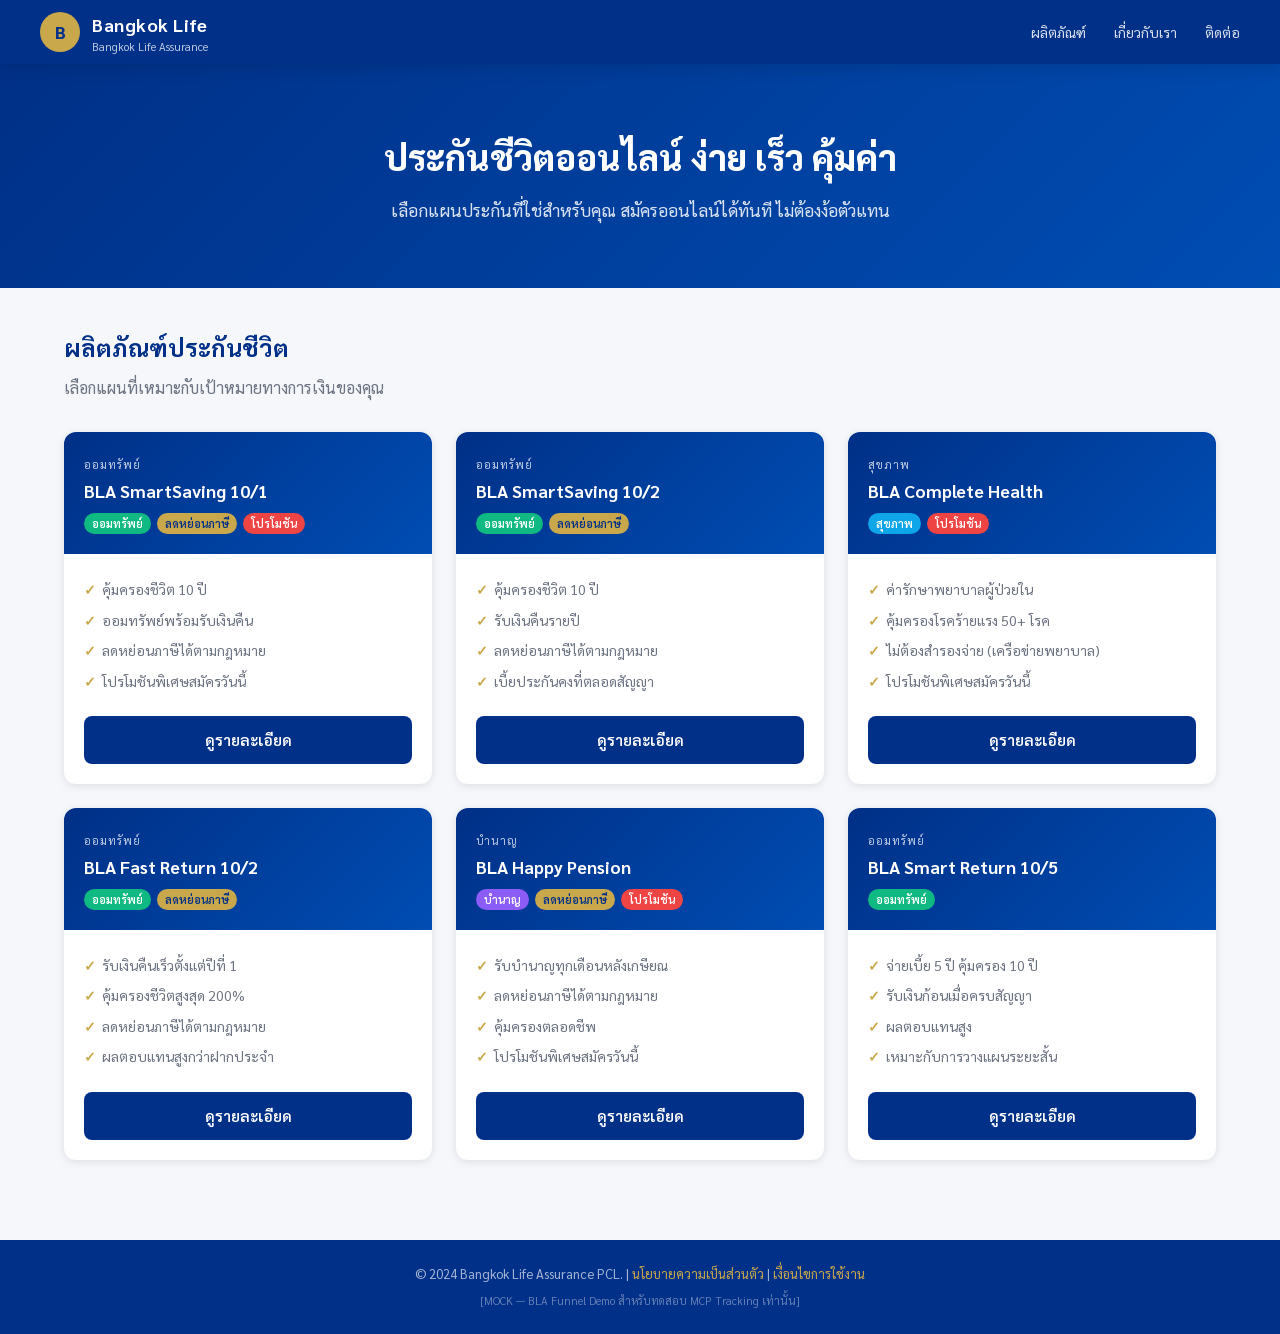
<file: index.html>
<!DOCTYPE html>
<html lang="th">
<head>
  <meta charset="UTF-8">
  <meta name="viewport" content="width=device-width, initial-scale=1.0">
  <title>ประกันชีวิตออนไลน์ — Bangkok Life Assurance</title>
  <link rel="preconnect" href="https://fonts.googleapis.com">
  <link href="https://fonts.googleapis.com/css2?family=Sarabun:wght@400;500;600;700;800&display=swap" rel="stylesheet">
  <link rel="stylesheet" href="assets/styles.css">
  <script>
    // ─── DataLayer: set BEFORE beacon loads ───────────────────────────────────
    window.blaDataLayer = {
      page: { type: "home", locale: "th" }
    };
  </script>
  <script>
  (function() {
    var id = sessionStorage.getItem("bla_anon_id");
    if (!id) {
      id = "anon_" + Math.random().toString(36).substr(2, 9) + "_" + Date.now();
      sessionStorage.setItem("bla_anon_id", id);
    }
    window._blaAnonId = id;
    window.Evergage = window.Evergage || {};
    window.Evergage.userId = id;
    window.Evergage.userAttribute = { customerId: id };
    window.SalesforceInteractions = window.SalesforceInteractions || {};
    window.SalesforceInteractions.userId = id;
  })();
  </script>
  <script type="text/javascript" src="//cdn.evgnet.com/beacon/k5568l55556r3k93qn3n3n3x091553686/engage/scripts/evergage.min.js"></script>
  <!-- <script src="https://YOUR_BEACON_URL/beacon.js"></script> -->
</head>
<body>

<header class="site-header">
  <div class="header-inner">
    <a class="logo" href="index.html">
      <div class="logo-mark">B</div>
      <div>
        <span class="logo-text">Bangkok Life</span>
        <span class="logo-sub">Bangkok Life Assurance</span>
      </div>
    </a>
    <nav>
      <a href="index.html">ผลิตภัณฑ์</a>
      <a href="#">เกี่ยวกับเรา</a>
      <a href="#">ติดต่อ</a>
    </nav>
  </div>
</header>

<section class="hero">
  <div class="container">
    <h1>ประกันชีวิตออนไลน์ ง่าย เร็ว คุ้มค่า</h1>
    <p>เลือกแผนประกันที่ใช่สำหรับคุณ สมัครออนไลน์ได้ทันที ไม่ต้องง้อตัวแทน</p>
  </div>
</section>

<!-- MCP content zone: home_hero -->
<div id="mcp-home_hero" data-mcp-zone="home_hero"></div>

<main class="page-content">
  <div class="container">
    <h2 class="section-title">ผลิตภัณฑ์ประกันชีวิต</h2>
    <p class="section-sub">เลือกแผนที่เหมาะกับเป้าหมายทางการเงินของคุณ</p>

    <div class="products-grid" id="products-grid">
      <!-- Cards rendered by JS below -->
    </div>
  </div>
</main>

<div id="global_slide_in"></div>
<footer class="site-footer">
  <p>© 2024 Bangkok Life Assurance PCL. | <a href="#">นโยบายความเป็นส่วนตัว</a> | <a href="#">เงื่อนไขการใช้งาน</a></p>
  <p class="mt-8" style="font-size:11px;opacity:0.6;">[MOCK — BLA Funnel Demo สำหรับทดสอบ MCP Tracking เท่านั้น]</p>
</footer>

<script src="assets/datalayer.js"></script>
<script>
  var CATALOG = [
    {
      code: "smartsaving101",
      name: "BLA SmartSaving 10/1",
      category: "savings",
      taxDeductible: true,
      hasPromo: true,
      highlights: ["คุ้มครองชีวิต 10 ปี", "ออมทรัพย์พร้อมรับเงินคืน", "ลดหย่อนภาษีได้ตามกฎหมาย", "โปรโมชันพิเศษสมัครวันนี้"]
    },
    {
      code: "smartsaving102",
      name: "BLA SmartSaving 10/2",
      category: "savings",
      taxDeductible: true,
      hasPromo: false,
      highlights: ["คุ้มครองชีวิต 10 ปี", "รับเงินคืนรายปี", "ลดหย่อนภาษีได้ตามกฎหมาย", "เบี้ยประกันคงที่ตลอดสัญญา"]
    },
    {
      code: "completehealth",
      name: "BLA Complete Health",
      category: "health",
      taxDeductible: false,
      hasPromo: true,
      highlights: ["ค่ารักษาพยาบาลผู้ป่วยใน", "คุ้มครองโรคร้ายแรง 50+ โรค", "ไม่ต้องสำรองจ่าย (เครือข่ายพยาบาล)", "โปรโมชันพิเศษสมัครวันนี้"]
    },
    {
      code: "fastreturn102",
      name: "BLA Fast Return 10/2",
      category: "savings",
      taxDeductible: true,
      hasPromo: false,
      highlights: ["รับเงินคืนเร็วตั้งแต่ปีที่ 1", "คุ้มครองชีวิตสูงสุด 200%", "ลดหย่อนภาษีได้ตามกฎหมาย", "ผลตอบแทนสูงกว่าฝากประจำ"]
    },
    {
      code: "happypension",
      name: "BLA Happy Pension",
      category: "pension",
      taxDeductible: true,
      hasPromo: true,
      highlights: ["รับบำนาญทุกเดือนหลังเกษียณ", "ลดหย่อนภาษีได้ตามกฎหมาย", "คุ้มครองตลอดชีพ", "โปรโมชันพิเศษสมัครวันนี้"]
    },
    {
      code: "smartreturn105",
      name: "BLA Smart Return 10/5",
      category: "savings",
      taxDeductible: false,
      hasPromo: false,
      highlights: ["จ่ายเบี้ย 5 ปี คุ้มครอง 10 ปี", "รับเงินก้อนเมื่อครบสัญญา", "ผลตอบแทนสูง", "เหมาะกับการวางแผนระยะสั้น"]
    }
  ];

  var categoryLabel = { savings: "ออมทรัพย์", health: "สุขภาพ", pension: "บำนาญ" };
  var categoryBadgeClass = { savings: "badge-savings", health: "badge-health", pension: "badge-pension" };

  var grid = document.getElementById("products-grid");
  CATALOG.forEach(function(p) {
    var badgesHtml = '<div class="card-badges">'
      + '<span class="badge ' + (categoryBadgeClass[p.category] || "badge-savings") + '">' + (categoryLabel[p.category] || p.category) + '</span>'
      + (p.taxDeductible ? '<span class="badge badge-tax">ลดหย่อนภาษี</span>' : '')
      + (p.hasPromo      ? '<span class="badge badge-promo">โปรโมชัน</span>'   : '')
      + '</div>';

    var hiHtml = p.highlights.map(function(h){ return '<li>' + h + '</li>'; }).join('');

    grid.innerHTML += '<div class="product-card">'
      + '<div class="card-header">'
      + '<div class="card-category">' + (categoryLabel[p.category] || p.category) + '</div>'
      + '<div class="card-title">' + p.name + '</div>'
      + badgesHtml
      + '</div>'
      + '<div class="card-body">'
      + '<ul class="card-highlights">' + hiHtml + '</ul>'
      + '<a class="btn btn-primary" href="product.html?code=' + p.code + '">ดูรายละเอียด</a>'
      + '</div>'
      + '</div>';
  });
</script>

</body>
</html>
</file>
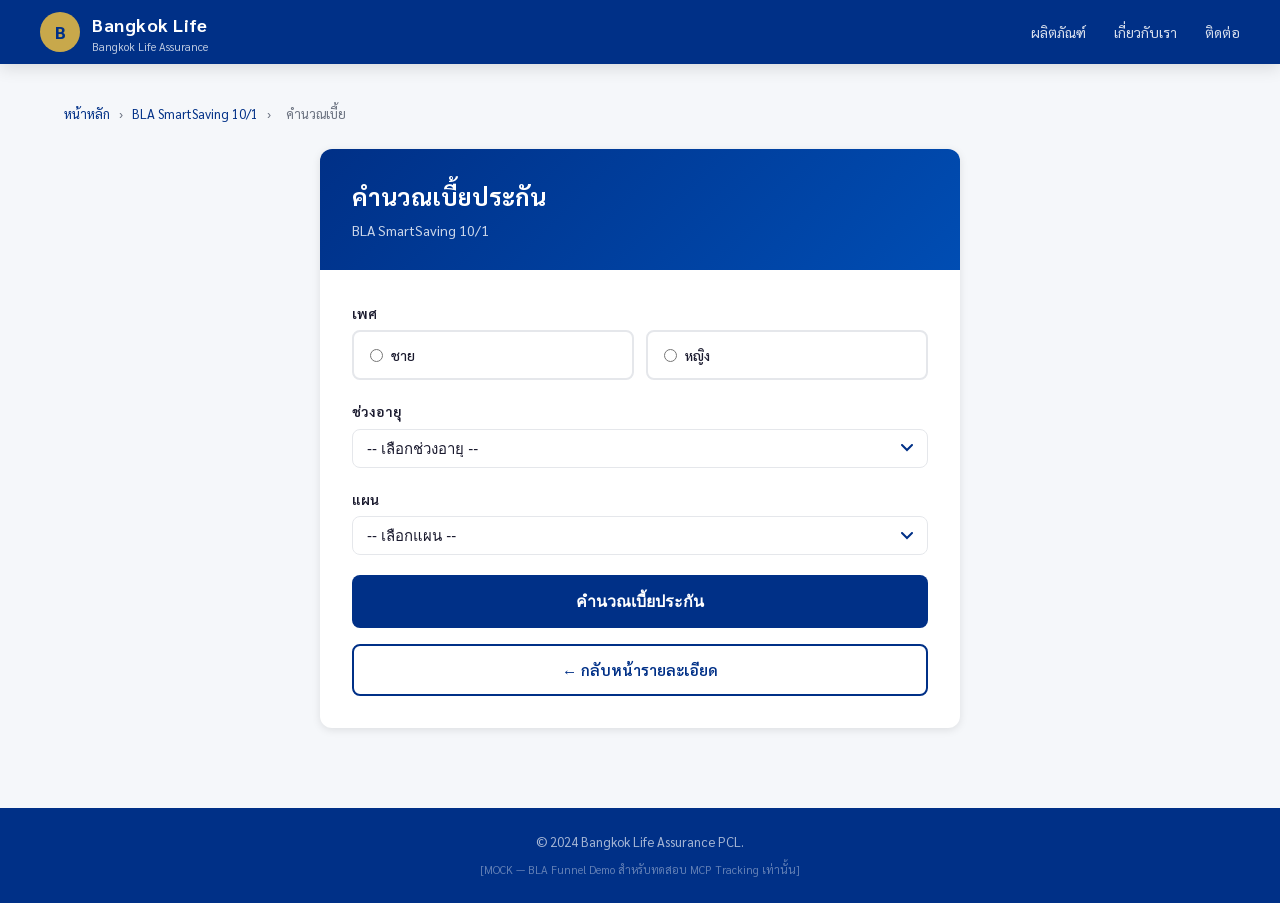
<file: calculator.html>
<!DOCTYPE html>
<html lang="th">
<head>
  <meta charset="UTF-8">
  <meta name="viewport" content="width=device-width, initial-scale=1.0">
  <title>คำนวณเบี้ยประกัน — Bangkok Life Assurance</title>
  <link rel="preconnect" href="https://fonts.googleapis.com">
  <link href="https://fonts.googleapis.com/css2?family=Sarabun:wght@400;500;600;700;800&display=swap" rel="stylesheet">
  <link rel="stylesheet" href="assets/styles.css">
  <script>
    // ─── DataLayer: set BEFORE beacon loads ───────────────────────────────────
    (function() {
      var params = new URLSearchParams(location.search);
      var code   = params.get("code") || "smartsaving101";
      var CATALOG = {
        smartsaving101: { name: "BLA SmartSaving 10/1",  category: "savings" },
        smartsaving102: { name: "BLA SmartSaving 10/2",  category: "savings" },
        completehealth: { name: "BLA Complete Health",    category: "health"  },
        fastreturn102:  { name: "BLA Fast Return 10/2",   category: "savings" },
        happypension:   { name: "BLA Happy Pension",      category: "pension" },
        smartreturn105: { name: "BLA Smart Return 10/5",  category: "savings" }
      };
      var p = CATALOG[code] || CATALOG["smartsaving101"];
      window.blaDataLayer = {
        page:    { type: "calculator", locale: "th" },
        product: { code: code, name: p.name, category: p.category, taxDeductible: true, hasPromo: false },
        calc:    { gender: "", ageBand: "", premiumBand: "" }
      };
    })();
  </script>
  <script>
  (function() {
    var id = sessionStorage.getItem("bla_anon_id");
    if (!id) {
      id = "anon_" + Math.random().toString(36).substr(2, 9) + "_" + Date.now();
      sessionStorage.setItem("bla_anon_id", id);
    }
    window._blaAnonId = id;
    window.Evergage = window.Evergage || {};
    window.Evergage.userId = id;
    window.Evergage.userAttribute = { customerId: id };
    window.SalesforceInteractions = window.SalesforceInteractions || {};
    window.SalesforceInteractions.userId = id;
  })();
  </script>
  <script type="text/javascript" src="//cdn.evgnet.com/beacon/k5568l55556r3k93qn3n3n3x091553686/engage/scripts/evergage.min.js"></script>
  <!-- <script src="https://YOUR_BEACON_URL/beacon.js"></script> -->
</head>
<body>

<header class="site-header">
  <div class="header-inner">
    <a class="logo" href="index.html">
      <div class="logo-mark">B</div>
      <div>
        <span class="logo-text">Bangkok Life</span>
        <span class="logo-sub">Bangkok Life Assurance</span>
      </div>
    </a>
    <nav>
      <a href="index.html">ผลิตภัณฑ์</a>
      <a href="#">เกี่ยวกับเรา</a>
      <a href="#">ติดต่อ</a>
    </nav>
  </div>
</header>

<!-- MCP content zone: calculator_nudge -->
<div id="mcp-calculator_nudge" data-mcp-zone="calculator_nudge"></div>

<main class="page-content">
  <div class="container">
    <div class="breadcrumb">
      <a href="index.html">หน้าหลัก</a>
      <span>›</span>
      <a href="#" id="bc-product">ผลิตภัณฑ์</a>
      <span>›</span>
      <span>คำนวณเบี้ย</span>
    </div>

    <div class="calc-card">
      <div class="calc-header">
        <h1>คำนวณเบี้ยประกัน</h1>
        <p id="calc-product-name" style="opacity:0.8;margin-top:4px;font-size:14px;"></p>
      </div>
      <div class="calc-body">
        <div class="form-group">
          <label class="form-label">เพศ</label>
          <div class="radio-group">
            <div class="radio-option">
              <input type="radio" name="gender" id="gender-male" value="male">
              <label for="gender-male">ชาย</label>
            </div>
            <div class="radio-option">
              <input type="radio" name="gender" id="gender-female" value="female">
              <label for="gender-female">หญิง</label>
            </div>
          </div>
        </div>

        <div class="form-group">
          <label class="form-label" for="age-band">ช่วงอายุ</label>
          <select class="form-control" id="age-band">
            <option value="">-- เลือกช่วงอายุ --</option>
            <option value="20-29">20–29 ปี</option>
            <option value="30-39">30–39 ปี</option>
            <option value="40-49">40–49 ปี</option>
            <option value="50-59">50–59 ปี</option>
          </select>
        </div>

        <div class="form-group">
          <label class="form-label" for="plan">แผน</label>
          <select class="form-control" id="plan">
            <option value="">-- เลือกแผน --</option>
            <option value="basic">แผน Basic (ทุนประกัน 500,000 บาท)</option>
            <option value="standard">แผน Standard (ทุนประกัน 1,000,000 บาท)</option>
            <option value="premium">แผน Premium (ทุนประกัน 2,000,000 บาท)</option>
          </select>
        </div>

        <button class="btn btn-primary btn-lg" id="btn-calculate" style="width:100%;">คำนวณเบี้ยประกัน</button>

        <div class="result-box" id="result-box">
          <div class="result-label">เบี้ยประกันรายปีโดยประมาณ</div>
          <div>
            <span class="result-amount" id="result-amount">0</span>
            <span class="result-unit">บาท / ปี</span>
          </div>
          <p style="font-size:12px;color:var(--text-muted);margin-top:8px;">* ราคานี้เป็นการประมาณการเบื้องต้น ราคาจริงอาจแตกต่างตามเงื่อนไขของบริษัท</p>

          <div style="margin-top:24px;">
            <button class="btn btn-gold btn-lg" id="btn-buy" style="width:100%;">ซื้อออนไลน์ →</button>
          </div>
        </div>

        <div style="margin-top:16px;">
          <a id="back-to-product" href="#" class="btn btn-outline" style="width:100%;text-align:center;">← กลับหน้ารายละเอียด</a>
        </div>
      </div>
    </div>
  </div>
</main>

<footer class="site-footer">
  <p>© 2024 Bangkok Life Assurance PCL.</p>
  <p class="mt-8" style="font-size:11px;opacity:0.6;">[MOCK — BLA Funnel Demo สำหรับทดสอบ MCP Tracking เท่านั้น]</p>
</footer>

<script src="assets/datalayer.js"></script>
<script>
  var params  = new URLSearchParams(location.search);
  var code    = params.get("code") || "smartsaving101";
  var NAMES   = {
    smartsaving101: "BLA SmartSaving 10/1",
    smartsaving102: "BLA SmartSaving 10/2",
    completehealth: "BLA Complete Health",
    fastreturn102:  "BLA Fast Return 10/2",
    happypension:   "BLA Happy Pension",
    smartreturn105: "BLA Smart Return 10/5"
  };
  var productName = NAMES[code] || code;

  document.getElementById("calc-product-name").textContent = productName;
  document.getElementById("back-to-product").href = "product.html?code=" + code;
  document.getElementById("bc-product").textContent = productName;
  document.getElementById("bc-product").href = "product.html?code=" + code;

  // Mock premium table: [gender][ageBand][plan]
  var PREMIUM = {
    male: {
      "20-29": { basic: 12500, standard: 24800, premium: 49500 },
      "30-39": { basic: 15200, standard: 30200, premium: 60200 },
      "40-49": { basic: 19800, standard: 39400, premium: 78500 },
      "50-59": { basic: 28500, standard: 56800, premium: 113400 }
    },
    female: {
      "20-29": { basic: 11200, standard: 22300, premium: 44500 },
      "30-39": { basic: 13600, standard: 27100, premium: 54100 },
      "40-49": { basic: 17500, standard: 34900, premium: 69700 },
      "50-59": { basic: 25100, standard: 50100, premium: 100100 }
    }
  };

  function getPremiumBand(amount) {
    if (amount < 15000) return "low";
    if (amount < 40000) return "mid";
    return "high";
  }

  var calcResult = null;

  document.getElementById("btn-calculate").addEventListener("click", function() {
    var gender  = document.querySelector('input[name="gender"]:checked');
    var ageBand = document.getElementById("age-band").value;
    var plan    = document.getElementById("plan").value;

    if (!gender || !ageBand || !plan) {
      alert("กรุณากรอกข้อมูลให้ครบทุกช่อง");
      return;
    }

    var g       = gender.value;
    var amount  = (PREMIUM[g] && PREMIUM[g][ageBand] && PREMIUM[g][ageBand][plan]) || 20000;
    var band    = getPremiumBand(amount);

    calcResult = { code: code, gender: g, ageBand: ageBand, plan: plan, premium: amount, premiumBand: band };

    // Update dataLayer
    window.blaDataLayer.calc = { gender: g, ageBand: ageBand, premiumBand: band };

    // Fire tracking event
    window.blaTrack.calculate(calcResult);

    // Show result
    document.getElementById("result-amount").textContent = amount.toLocaleString("th-TH");
    document.getElementById("result-box").classList.add("show");
  });

  document.getElementById("btn-buy").addEventListener("click", function() {
    if (!calcResult) return;

    // Get visitor ID from MCP cookie or create mock for demo
    var vid = "MOCK_VID_" + Math.random().toString(36).slice(2, 10);
    try {
      if (typeof SalesforceInteractions !== "undefined" && SalesforceInteractions.getAnonymousId) {
        vid = SalesforceInteractions.getAnonymousId() || vid;
      }
    } catch(e) {}

    var redirectUrl = "smartinsure/form.html?vid=" + encodeURIComponent(vid)
      + "&code=" + encodeURIComponent(calcResult.code)
      + "&premiumBand=" + encodeURIComponent(calcResult.premiumBand)
      + "&plan=" + encodeURIComponent(calcResult.plan)
      + "&premium=" + encodeURIComponent(calcResult.premium);

    // Fire tracking then redirect (blaTrack.buyClick handles the redirect)
    window.blaTrack.buyClick({ code: calcResult.code, plan: calcResult.plan, premium: calcResult.premium, premiumBand: calcResult.premiumBand, redirectUrl: redirectUrl });
  });
</script>

</body>
</html>
</file>
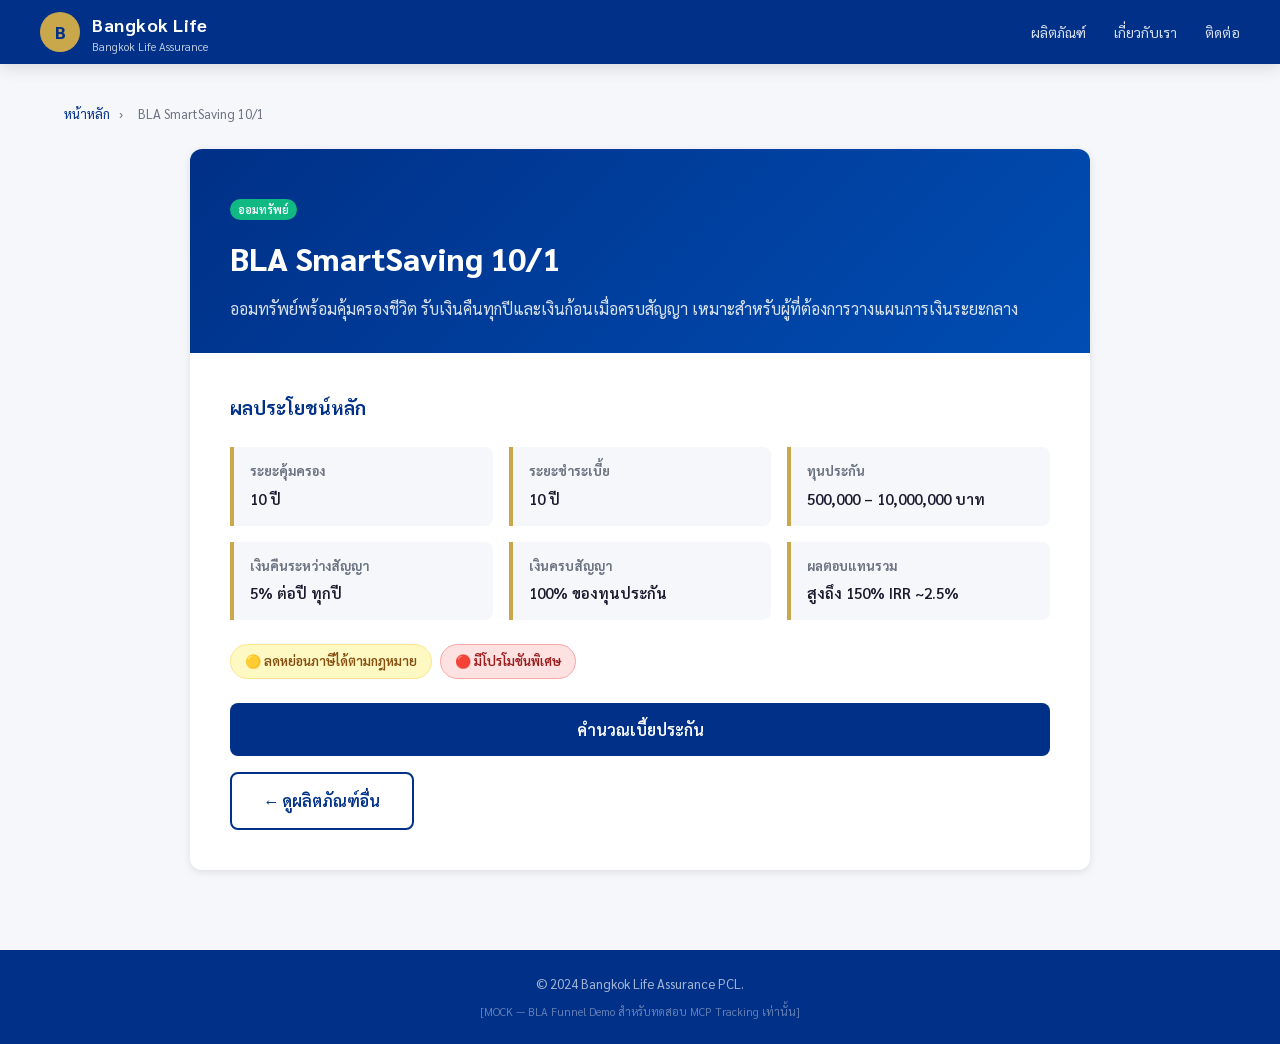
<file: product.html>
<!DOCTYPE html>
<html lang="th">
<head>
  <meta charset="UTF-8">
  <meta name="viewport" content="width=device-width, initial-scale=1.0">
  <title>รายละเอียดผลิตภัณฑ์ — Bangkok Life Assurance</title>
  <link rel="preconnect" href="https://fonts.googleapis.com">
  <link href="https://fonts.googleapis.com/css2?family=Sarabun:wght@400;500;600;700;800&display=swap" rel="stylesheet">
  <link rel="stylesheet" href="assets/styles.css">
  <script>
    // ─── DataLayer: set BEFORE beacon loads ───────────────────────────────────
    (function() {
      var params = new URLSearchParams(location.search);
      var code   = params.get("code") || "smartsaving101";
      var CATALOG = {
        smartsaving101: { name: "BLA SmartSaving 10/1",   category: "savings", taxDeductible: true,  hasPromo: true  },
        smartsaving102: { name: "BLA SmartSaving 10/2",   category: "savings", taxDeductible: true,  hasPromo: false },
        completehealth: { name: "BLA Complete Health",     category: "health",  taxDeductible: false, hasPromo: true  },
        fastreturn102:  { name: "BLA Fast Return 10/2",    category: "savings", taxDeductible: true,  hasPromo: false },
        happypension:   { name: "BLA Happy Pension",       category: "pension", taxDeductible: true,  hasPromo: true  },
        smartreturn105: { name: "BLA Smart Return 10/5",   category: "savings", taxDeductible: false, hasPromo: false }
      };
      var p = CATALOG[code] || CATALOG["smartsaving101"];
      window.blaDataLayer = {
        page:    { type: "product-detail", locale: "th" },
        product: { code: code, name: p.name, category: p.category, taxDeductible: p.taxDeductible, hasPromo: p.hasPromo }
      };
    })();
  </script>
  <script>
  (function() {
    var id = sessionStorage.getItem("bla_anon_id");
    if (!id) {
      id = "anon_" + Math.random().toString(36).substr(2, 9) + "_" + Date.now();
      sessionStorage.setItem("bla_anon_id", id);
    }
    window._blaAnonId = id;
    window.Evergage = window.Evergage || {};
    window.Evergage.userId = id;
    window.Evergage.userAttribute = { customerId: id };
    window.SalesforceInteractions = window.SalesforceInteractions || {};
    window.SalesforceInteractions.userId = id;
  })();
  </script>
  <script type="text/javascript" src="//cdn.evgnet.com/beacon/k5568l55556r3k93qn3n3n3x091553686/engage/scripts/evergage.min.js"></script>
  <!-- <script src="https://YOUR_BEACON_URL/beacon.js"></script> -->
</head>
<body>

<header class="site-header">
  <div class="header-inner">
    <a class="logo" href="index.html">
      <div class="logo-mark">B</div>
      <div>
        <span class="logo-text">Bangkok Life</span>
        <span class="logo-sub">Bangkok Life Assurance</span>
      </div>
    </a>
    <nav>
      <a href="index.html">ผลิตภัณฑ์</a>
      <a href="#">เกี่ยวกับเรา</a>
      <a href="#">ติดต่อ</a>
    </nav>
  </div>
</header>

<!-- MCP content zone: product_reco -->
<div id="mcp-product_reco" data-mcp-zone="product_reco"></div>

<main class="page-content">
  <div class="container">
    <div class="breadcrumb">
      <a href="index.html">หน้าหลัก</a>
      <span>›</span>
      <span id="bc-name">รายละเอียดผลิตภัณฑ์</span>
    </div>

    <div class="product-detail-card" id="detail-card">
      <!-- Rendered by JS -->
    </div>
  </div>
</main>

<footer class="site-footer">
  <p>© 2024 Bangkok Life Assurance PCL.</p>
  <p class="mt-8" style="font-size:11px;opacity:0.6;">[MOCK — BLA Funnel Demo สำหรับทดสอบ MCP Tracking เท่านั้น]</p>
</footer>

<script src="assets/datalayer.js"></script>
<script>
  var CATALOG_DETAIL = {
    smartsaving101: {
      name: "BLA SmartSaving 10/1",
      category: "savings",
      taxDeductible: true,
      hasPromo: true,
      benefits: [
        { label: "ระยะคุ้มครอง",     value: "10 ปี" },
        { label: "ระยะชำระเบี้ย",    value: "10 ปี" },
        { label: "ทุนประกัน",         value: "500,000 – 10,000,000 บาท" },
        { label: "เงินคืนระหว่างสัญญา", value: "5% ต่อปี ทุกปี" },
        { label: "เงินครบสัญญา",      value: "100% ของทุนประกัน" },
        { label: "ผลตอบแทนรวม",       value: "สูงถึง 150% IRR ~2.5%" }
      ],
      desc: "ออมทรัพย์พร้อมคุ้มครองชีวิต รับเงินคืนทุกปีและเงินก้อนเมื่อครบสัญญา เหมาะสำหรับผู้ที่ต้องการวางแผนการเงินระยะกลาง"
    },
    smartsaving102: {
      name: "BLA SmartSaving 10/2",
      category: "savings",
      taxDeductible: true,
      hasPromo: false,
      benefits: [
        { label: "ระยะคุ้มครอง",  value: "10 ปี" },
        { label: "ระยะชำระเบี้ย", value: "10 ปี" },
        { label: "ทุนประกัน",      value: "500,000 – 10,000,000 บาท" },
        { label: "เงินคืนระหว่างสัญญา", value: "3% ปี 1-9, 103% ปีที่ 10" },
        { label: "ผลตอบแทนรวม",    value: "130% IRR ~2.0%" }
      ],
      desc: "แผนออมทรัพย์ที่เน้นรับเงินก้อนใหญ่ตอนครบสัญญา เหมาะสำหรับผู้ที่วางแผนเก็บเงินระยะยาว"
    },
    completehealth: {
      name: "BLA Complete Health",
      category: "health",
      taxDeductible: false,
      hasPromo: true,
      benefits: [
        { label: "ค่าห้องผู้ป่วยใน",    value: "สูงสุด 10,000 บาท/คืน" },
        { label: "ค่ารักษาพยาบาล",      value: "สูงสุด 2,000,000 บาท/ปี" },
        { label: "โรคร้ายแรง",           value: "คุ้มครอง 50+ โรค" },
        { label: "ค่าผ่าตัด",            value: "สูงสุด 500,000 บาท" },
        { label: "ICU",                   value: "สูงสุด 20,000 บาท/คืน" }
      ],
      desc: "ประกันสุขภาพครบวงจร ครอบคลุมทั้งผู้ป่วยในและผู้ป่วยนอก พร้อมความคุ้มครองโรคร้ายแรง"
    },
    fastreturn102: {
      name: "BLA Fast Return 10/2",
      category: "savings",
      taxDeductible: true,
      hasPromo: false,
      benefits: [
        { label: "ระยะคุ้มครอง",        value: "10 ปี" },
        { label: "ระยะชำระเบี้ย",       value: "2 ปี" },
        { label: "เงินคืน",              value: "เริ่มรับตั้งแต่ปีที่ 1" },
        { label: "ทุนประกัน",            value: "200% เมื่อเสียชีวิต" },
        { label: "ผลตอบแทนรวม",          value: "130% IRR ~2.3%" }
      ],
      desc: "จ่ายเบี้ยแค่ 2 ปี รับเงินคืนเร็ว เหมาะสำหรับผู้ที่ต้องการสภาพคล่องสูง"
    },
    happypension: {
      name: "BLA Happy Pension",
      category: "pension",
      taxDeductible: true,
      hasPromo: true,
      benefits: [
        { label: "บำนาญรายเดือน",        value: "ตั้งแต่อายุ 55/60 ปี" },
        { label: "คุ้มครองชีวิต",        value: "ตลอดชีพ" },
        { label: "ระยะชำระเบี้ย",        value: "ถึงอายุ 55 ปี" },
        { label: "ลดหย่อนภาษี",          value: "สูงสุด 200,000 บาท/ปี" },
        { label: "รับบำนาญ",             value: "ทุกเดือนจนถึงอายุ 85 ปี" }
      ],
      desc: "วางแผนเกษียณอย่างมั่นคง รับเงินบำนาญรายเดือน พร้อมลดหย่อนภาษีสูงสุดตามกฎหมาย"
    },
    smartreturn105: {
      name: "BLA Smart Return 10/5",
      category: "savings",
      taxDeductible: false,
      hasPromo: false,
      benefits: [
        { label: "ระยะคุ้มครอง",        value: "10 ปี" },
        { label: "ระยะชำระเบี้ย",       value: "5 ปี" },
        { label: "เงินครบสัญญา",        value: "สูงสุด 165%" },
        { label: "ผลตอบแทนรวม",         value: "IRR ~3.1%" },
        { label: "เหมาะกับ",            value: "การออมระยะสั้น-กลาง" }
      ],
      desc: "จ่ายเบี้ย 5 ปี คุ้มครองนาน 10 ปี รับเงินก้อนสูงเมื่อครบสัญญา ผลตอบแทนดีกว่าเงินฝากประจำ"
    }
  };

  var params  = new URLSearchParams(location.search);
  var code    = params.get("code") || "smartsaving101";
  var p       = CATALOG_DETAIL[code] || CATALOG_DETAIL["smartsaving101"];
  var catLabel = { savings: "ออมทรัพย์", health: "สุขภาพ", pension: "บำนาญ" };
  var catBadge = { savings: "badge-savings", health: "badge-health", pension: "badge-pension" };

  document.getElementById("bc-name").textContent = p.name;

  var benefitsHtml = p.benefits.map(function(b) {
    return '<div class="benefit-item"><strong>' + b.label + '</strong><span>' + b.value + '</span></div>';
  }).join('');

  document.getElementById("detail-card").innerHTML =
    '<div class="product-detail-header">'
    + '<div class="card-badges" style="margin-bottom:12px;">'
    + '<span class="badge ' + (catBadge[p.category] || "") + '">' + (catLabel[p.category] || p.category) + '</span>'
    + '</div>'
    + '<h1>' + p.name + '</h1>'
    + '<p style="opacity:0.85;margin-top:8px;">' + p.desc + '</p>'
    + '</div>'
    + '<div class="product-detail-body">'
    + '<h3 style="color:var(--blue);margin-bottom:4px;">ผลประโยชน์หลัก</h3>'
    + '<div class="benefits-grid">' + benefitsHtml + '</div>'
    + '<div class="detail-badges">'
    + (p.taxDeductible ? '<span class="detail-badge detail-badge-tax">🟡 ลดหย่อนภาษีได้ตามกฎหมาย</span>' : '')
    + (p.hasPromo      ? '<span class="detail-badge detail-badge-promo">🔴 มีโปรโมชันพิเศษ</span>'        : '')
    + '</div>'
    + '<div class="action-bar mt-24">'
    + '<a class="btn btn-primary btn-lg" href="calculator.html?code=' + code + '">คำนวณเบี้ยประกัน</a>'
    + '<a class="btn btn-outline btn-lg" href="index.html">← ดูผลิตภัณฑ์อื่น</a>'
    + '</div>'
    + '</div>';
</script>

</body>
</html>
</file>
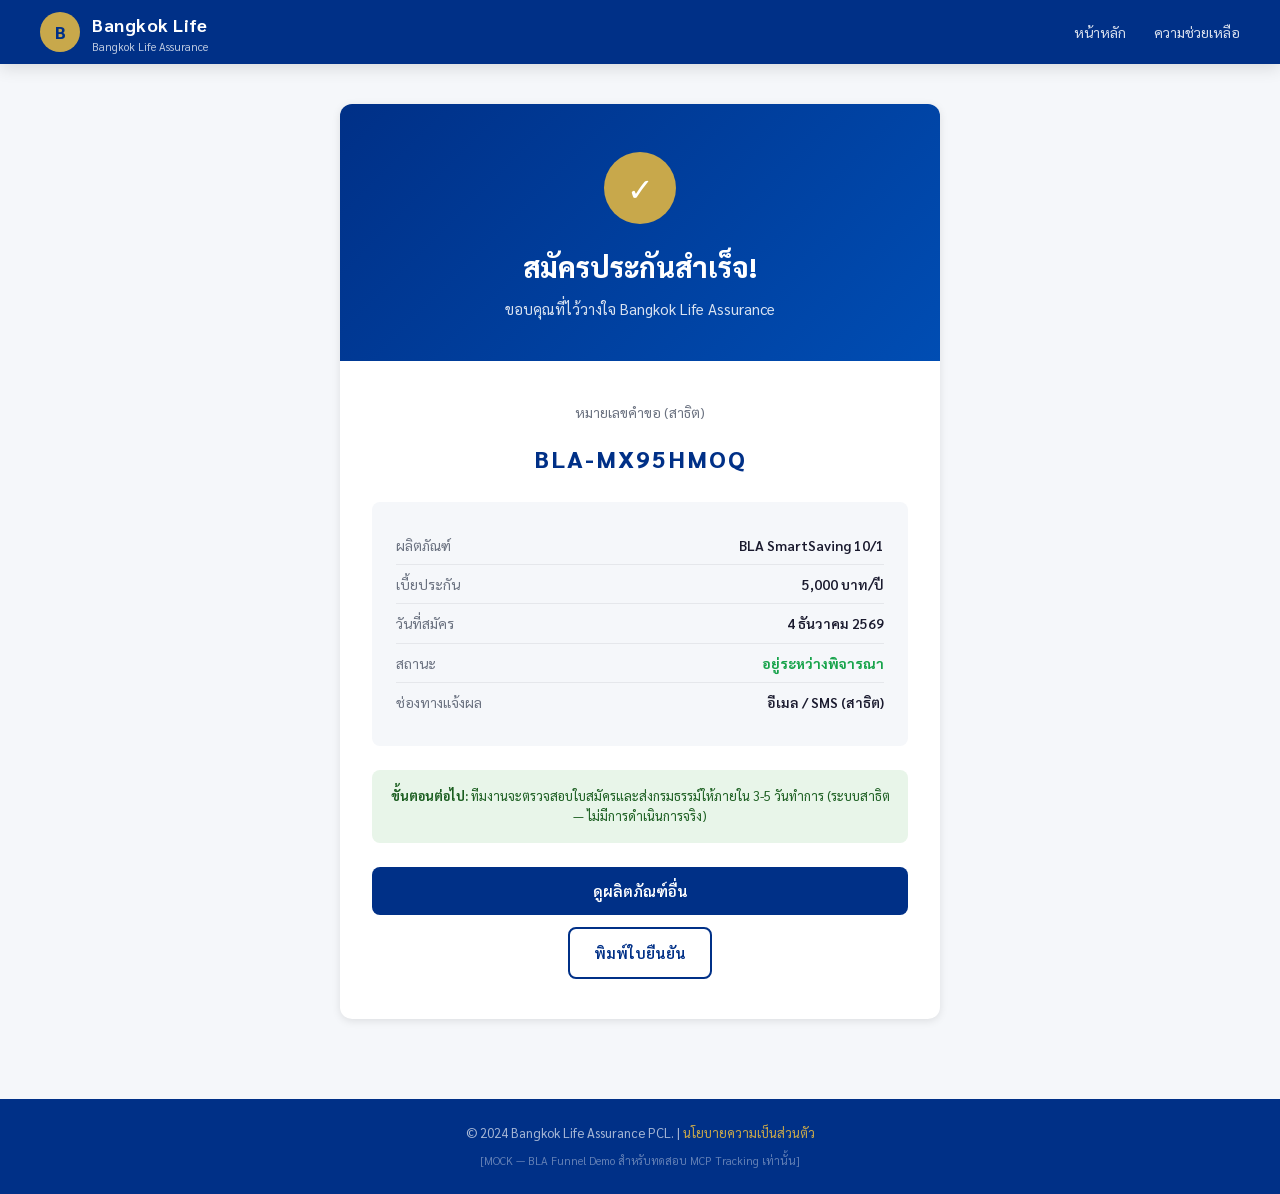
<file: smartinsure/confirmation.html>
<!DOCTYPE html>
<html lang="th">
<head>
  <meta charset="UTF-8">
  <meta name="viewport" content="width=device-width, initial-scale=1.0">
  <title>ยืนยันการสมัคร — Bangkok Life Assurance</title>
  <link rel="preconnect" href="https://fonts.googleapis.com">
  <link href="https://fonts.googleapis.com/css2?family=Sarabun:wght@400;500;600;700;800&display=swap" rel="stylesheet">
  <link rel="stylesheet" href="../assets/styles.css">
  <script>
    // ─── DataLayer: set BEFORE beacon loads ───────────────────────────────────
    (function () {
      var params = new URLSearchParams(location.search);
      var code   = params.get("code")  || "";
      var value  = parseInt(params.get("value") || "5000", 10);
      window.blaDataLayer = {
        page:  { type: "confirmation", locale: "th" },
        order: { confirmed: true, value: value, code: code }
      };
    }());
  </script>
  <script>
  (function() {
    var id = sessionStorage.getItem("bla_anon_id");
    if (!id) {
      id = "anon_" + Math.random().toString(36).substr(2, 9) + "_" + Date.now();
      sessionStorage.setItem("bla_anon_id", id);
    }
    window._blaAnonId = id;
    window.Evergage = window.Evergage || {};
    window.Evergage.userId = id;
    window.Evergage.userAttribute = { customerId: id };
    window.SalesforceInteractions = window.SalesforceInteractions || {};
    window.SalesforceInteractions.userId = id;
  })();
  </script>
  <script type="text/javascript" src="//cdn.evgnet.com/beacon/k5568l55556r3k93qn3n3n3x091553686/engage/scripts/evergage.min.js"></script>
  <!-- <script src="https://YOUR_BEACON_URL/beacon.js"></script> -->
</head>
<body>

<header class="site-header">
  <div class="header-inner">
    <a class="logo" href="../index.html">
      <div class="logo-mark">B</div>
      <div>
        <span class="logo-text">Bangkok Life</span>
        <span class="logo-sub">Bangkok Life Assurance</span>
      </div>
    </a>
    <nav>
      <a href="../index.html">หน้าหลัก</a>
      <a href="#">ความช่วยเหลือ</a>
    </nav>
  </div>
</header>

<main class="page-content">
  <div class="container">

    <div class="confirm-card">
      <div class="confirm-header">
        <div class="confirm-icon">✓</div>
        <h1>สมัครประกันสำเร็จ!</h1>
        <p>ขอบคุณที่ไว้วางใจ Bangkok Life Assurance</p>
      </div>
      <div class="confirm-body">
        <p style="color:var(--text-muted);font-size:14px;">หมายเลขคำขอ (สาธิต)</p>
        <div class="order-number" id="order-number">BLA-XXXXXXXX</div>

        <div class="confirm-detail">
          <div class="confirm-row">
            <span>ผลิตภัณฑ์</span>
            <span id="conf-product">—</span>
          </div>
          <div class="confirm-row">
            <span>เบี้ยประกัน</span>
            <span id="conf-value">—</span>
          </div>
          <div class="confirm-row">
            <span>วันที่สมัคร</span>
            <span id="conf-date">—</span>
          </div>
          <div class="confirm-row">
            <span>สถานะ</span>
            <span style="color:var(--success);font-weight:700;">อยู่ระหว่างพิจารณา</span>
          </div>
          <div class="confirm-row">
            <span>ช่องทางแจ้งผล</span>
            <span>อีเมล / SMS (สาธิต)</span>
          </div>
        </div>

        <div style="background:#e8f5e9;border-radius:var(--radius);padding:16px;font-size:13px;color:#1b5e20;margin-bottom:24px;">
          <strong>ขั้นตอนต่อไป:</strong> ทีมงานจะตรวจสอบใบสมัครและส่งกรมธรรม์ให้ภายใน 3-5 วันทำการ
          (ระบบสาธิต — ไม่มีการดำเนินการจริง)
        </div>

        <div style="display:flex;gap:12px;justify-content:center;flex-wrap:wrap;">
          <a href="../index.html" class="btn btn-primary">ดูผลิตภัณฑ์อื่น</a>
          <a href="#" class="btn btn-outline" onclick="window.print();return false;">พิมพ์ใบยืนยัน</a>
        </div>
      </div>
    </div>

  </div>
</main>

<footer class="site-footer">
  <p>© 2024 Bangkok Life Assurance PCL. | <a href="#">นโยบายความเป็นส่วนตัว</a></p>
  <p class="mt-8" style="font-size:11px;opacity:0.6;">[MOCK — BLA Funnel Demo สำหรับทดสอบ MCP Tracking เท่านั้น]</p>
</footer>

<script src="../assets/datalayer.js"></script>
<script>
(function () {
  var params = new URLSearchParams(location.search);
  var code   = params.get("code")  || "smartsaving101";
  var value  = parseInt(params.get("value") || "5000", 10);

  var PRODUCT_NAMES = {
    smartsaving101: "BLA SmartSaving 10/1",
    smartsaving102: "BLA SmartSaving 10/2",
    completehealth: "BLA Complete Health",
    fastreturn102:  "BLA Fast Return 10/2",
    happypension:   "BLA Happy Pension",
    smartreturn105: "BLA Smart Return 10/5"
  };

  // Generate a mock order number
  var orderNum = "BLA-" + Date.now().toString(36).toUpperCase().slice(-8);
  document.getElementById("order-number").textContent = orderNum;

  // Fill confirmation details
  document.getElementById("conf-product").textContent = PRODUCT_NAMES[code] || code;
  document.getElementById("conf-value").textContent   = value.toLocaleString("th-TH") + " บาท/ปี";
  document.getElementById("conf-date").textContent    = new Date().toLocaleDateString("th-TH", {
    year: "numeric", month: "long", day: "numeric"
  });

  // Fire purchase tracking — DOM is already ready (script at bottom of body)
  setTimeout(function() {
    window.blaTrack.purchase({ code: code, value: value });
  }, 1500);
}());
</script>

</body>
</html>
</file>
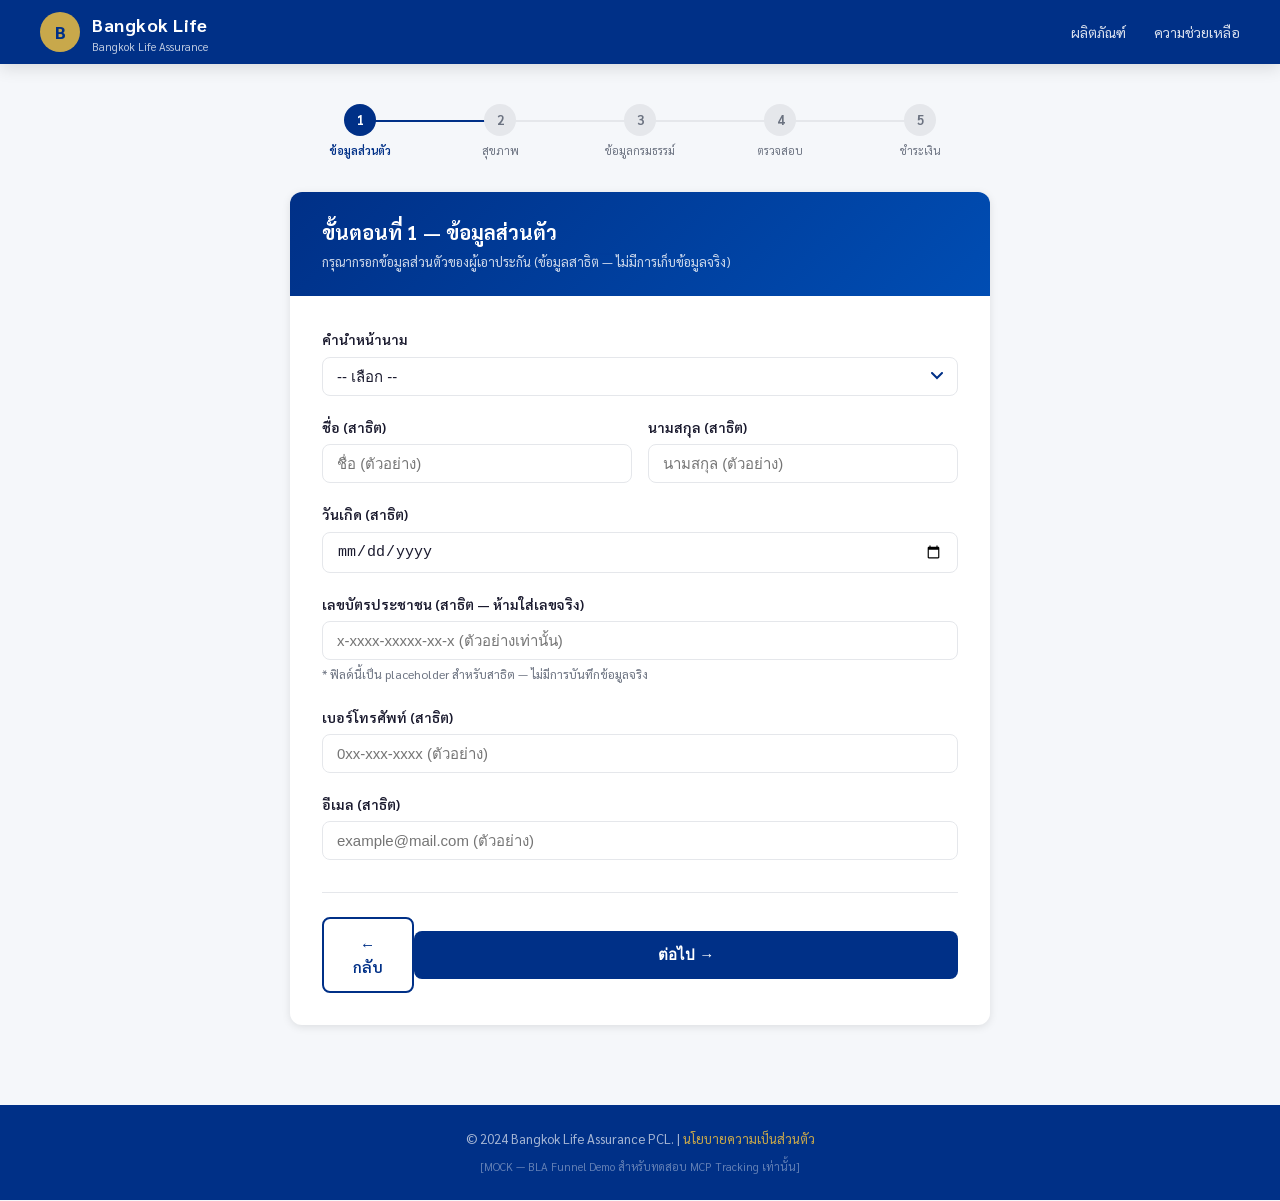
<file: smartinsure/form.html>
<!DOCTYPE html>
<html lang="th">
<head>
  <meta charset="UTF-8">
  <meta name="viewport" content="width=device-width, initial-scale=1.0">
  <title>ใบสมัครประกันออนไลน์ — Bangkok Life Assurance</title>
  <link rel="preconnect" href="https://fonts.googleapis.com">
  <link href="https://fonts.googleapis.com/css2?family=Sarabun:wght@400;500;600;700;800&display=swap" rel="stylesheet">
  <link rel="stylesheet" href="../assets/styles.css">
  <script>
    // ─── DataLayer: set BEFORE beacon loads ───────────────────────────────────
    window.blaDataLayer = {
      page: { type: "application", locale: "th" },
      form: { step: 1, stepName: "personal" }
    };
  </script>
  <script>
  (function() {
    var id = sessionStorage.getItem("bla_anon_id");
    if (!id) {
      id = "anon_" + Math.random().toString(36).substr(2, 9) + "_" + Date.now();
      sessionStorage.setItem("bla_anon_id", id);
    }
    window._blaAnonId = id;
    window.Evergage = window.Evergage || {};
    window.Evergage.userId = id;
    window.Evergage.userAttribute = { customerId: id };
    window.SalesforceInteractions = window.SalesforceInteractions || {};
    window.SalesforceInteractions.userId = id;
  })();
  </script>
  <script type="text/javascript" src="//cdn.evgnet.com/beacon/k5568l55556r3k93qn3n3n3x091553686/engage/scripts/evergage.min.js"></script>
  <!-- <script src="https://YOUR_BEACON_URL/beacon.js"></script> -->
</head>
<body>

<header class="site-header">
  <div class="header-inner">
    <a class="logo" href="../index.html">
      <div class="logo-mark">B</div>
      <div>
        <span class="logo-text">Bangkok Life</span>
        <span class="logo-sub">Bangkok Life Assurance</span>
      </div>
    </a>
    <nav>
      <a href="../index.html">ผลิตภัณฑ์</a>
      <a href="#">ความช่วยเหลือ</a>
    </nav>
  </div>
</header>

<main class="page-content">
  <div class="container">

    <div class="step-wrapper">

      <!-- Step indicator -->
      <div class="step-indicator" id="step-indicator">
        <div class="step-item active" id="si-1">
          <div class="step-num">1</div>
          <div class="step-label">ข้อมูลส่วนตัว</div>
        </div>
        <div class="step-item" id="si-2">
          <div class="step-num">2</div>
          <div class="step-label">สุขภาพ</div>
        </div>
        <div class="step-item" id="si-3">
          <div class="step-num">3</div>
          <div class="step-label">ข้อมูลกรมธรรม์</div>
        </div>
        <div class="step-item" id="si-4">
          <div class="step-num">4</div>
          <div class="step-label">ตรวจสอบ</div>
        </div>
        <div class="step-item" id="si-5">
          <div class="step-num">5</div>
          <div class="step-label">ชำระเงิน</div>
        </div>
      </div>

      <!-- Step 1: Personal Information -->
      <div class="form-card" id="pane-1">
        <div class="form-card-header">
          <h2>ขั้นตอนที่ 1 — ข้อมูลส่วนตัว</h2>
          <p>กรุณากรอกข้อมูลส่วนตัวของผู้เอาประกัน (ข้อมูลสาธิต — ไม่มีการเก็บข้อมูลจริง)</p>
        </div>
        <div class="form-card-body">
          <div class="form-group">
            <label class="form-label">คำนำหน้านาม</label>
            <select class="form-control" id="f-title">
              <option value="">-- เลือก --</option>
              <option value="mr">นาย</option>
              <option value="ms">นาง / นางสาว</option>
            </select>
          </div>
          <div style="display:grid;grid-template-columns:1fr 1fr;gap:16px;">
            <div class="form-group">
              <label class="form-label">ชื่อ (สาธิต)</label>
              <input type="text" class="form-control" id="f-firstname" placeholder="ชื่อ (ตัวอย่าง)">
            </div>
            <div class="form-group">
              <label class="form-label">นามสกุล (สาธิต)</label>
              <input type="text" class="form-control" id="f-lastname" placeholder="นามสกุล (ตัวอย่าง)">
            </div>
          </div>
          <div class="form-group">
            <label class="form-label">วันเกิด (สาธิต)</label>
            <input type="date" class="form-control" id="f-dob" placeholder="วว/ดด/ปปปป">
          </div>
          <div class="form-group">
            <label class="form-label">เลขบัตรประชาชน (สาธิต — ห้ามใส่เลขจริง)</label>
            <input type="text" class="form-control" id="f-idcard" placeholder="x-xxxx-xxxxx-xx-x (ตัวอย่างเท่านั้น)" maxlength="17">
            <small style="color:var(--text-muted);font-size:12px;">* ฟิลด์นี้เป็น placeholder สำหรับสาธิต — ไม่มีการบันทึกข้อมูลจริง</small>
          </div>
          <div class="form-group">
            <label class="form-label">เบอร์โทรศัพท์ (สาธิต)</label>
            <input type="tel" class="form-control" id="f-phone" placeholder="0xx-xxx-xxxx (ตัวอย่าง)">
          </div>
          <div class="form-group">
            <label class="form-label">อีเมล (สาธิต)</label>
            <input type="email" class="form-control" id="f-email" placeholder="example@mail.com (ตัวอย่าง)">
          </div>
          <div class="form-nav">
            <a href="../calculator.html" class="btn btn-outline">← กลับ</a>
            <button class="btn btn-primary" onclick="goToStep(2)">ต่อไป →</button>
          </div>
        </div>
      </div>

      <!-- Step 2: Health Questions -->
      <div class="form-card hidden" id="pane-2">
        <div class="form-card-header">
          <h2>ขั้นตอนที่ 2 — คำถามสุขภาพ</h2>
          <p>กรุณาตอบคำถามสุขภาพต่อไปนี้ตามความเป็นจริง (ข้อมูลสาธิต)</p>
        </div>
        <div class="form-card-body">
          <div class="health-question">
            <p>1. ในช่วง 5 ปีที่ผ่านมา คุณเคยได้รับการวินิจฉัยว่าเป็นโรคหัวใจ โรคเบาหวาน ความดันโลหิตสูง หรือโรคมะเร็งหรือไม่?</p>
            <div class="yes-no">
              <label><input type="radio" name="hq1" value="no" checked> ไม่เคย</label>
              <label><input type="radio" name="hq1" value="yes"> เคย</label>
            </div>
          </div>
          <div class="health-question">
            <p>2. ในช่วง 12 เดือนที่ผ่านมา คุณเคยเข้ารับการผ่าตัดหรือนอนโรงพยาบาลหรือไม่?</p>
            <div class="yes-no">
              <label><input type="radio" name="hq2" value="no" checked> ไม่เคย</label>
              <label><input type="radio" name="hq2" value="yes"> เคย</label>
            </div>
          </div>
          <div class="health-question">
            <p>3. ปัจจุบันคุณสูบบุหรี่หรือใช้ผลิตภัณฑ์ยาสูบหรือไม่?</p>
            <div class="yes-no">
              <label><input type="radio" name="hq3" value="no" checked> ไม่สูบ</label>
              <label><input type="radio" name="hq3" value="yes"> สูบ</label>
            </div>
          </div>
          <div class="form-nav">
            <button class="btn btn-outline" onclick="goToStep(1)">← กลับ</button>
            <button class="btn btn-primary" onclick="goToStep(3)">ต่อไป →</button>
          </div>
        </div>
      </div>

      <!-- Step 3: App Info -->
      <div class="form-card hidden" id="pane-3">
        <div class="form-card-header">
          <h2>ขั้นตอนที่ 3 — ข้อมูลกรมธรรม์</h2>
          <p>ข้อมูลผู้รับประโยชน์และวันที่คุ้มครอง (ข้อมูลสาธิต)</p>
        </div>
        <div class="form-card-body">
          <div class="form-group">
            <label class="form-label">ชื่อผู้รับประโยชน์ (สาธิต)</label>
            <input type="text" class="form-control" id="f-beneficiary" placeholder="ชื่อ-นามสกุล ผู้รับประโยชน์ (ตัวอย่าง)">
          </div>
          <div class="form-group">
            <label class="form-label">ความสัมพันธ์กับผู้เอาประกัน</label>
            <select class="form-control" id="f-relationship">
              <option value="">-- เลือก --</option>
              <option value="spouse">คู่สมรส</option>
              <option value="child">บุตร</option>
              <option value="parent">บิดา/มารดา</option>
              <option value="sibling">พี่น้อง</option>
              <option value="other">อื่น ๆ</option>
            </select>
          </div>
          <div class="form-group">
            <label class="form-label">สัดส่วนผลประโยชน์</label>
            <select class="form-control" id="f-benefit-ratio">
              <option value="100">100%</option>
              <option value="50">50%</option>
            </select>
          </div>
          <div class="form-group">
            <label class="form-label">วันที่เริ่มคุ้มครองที่ต้องการ</label>
            <input type="date" class="form-control" id="f-start-date">
          </div>
          <div class="form-nav">
            <button class="btn btn-outline" onclick="goToStep(2)">← กลับ</button>
            <button class="btn btn-primary" onclick="goToStep(4)">ต่อไป →</button>
          </div>
        </div>
      </div>

      <!-- Step 4: Review -->
      <div class="form-card hidden" id="pane-4">
        <div class="form-card-header">
          <h2>ขั้นตอนที่ 4 — ตรวจสอบข้อมูล</h2>
          <p>กรุณาตรวจสอบข้อมูลก่อนดำเนินการต่อ</p>
        </div>
        <div class="form-card-body">
          <h3 style="color:var(--blue);margin-bottom:12px;font-size:15px;">สรุปข้อมูลการสมัคร</h3>
          <table class="review-table">
            <tr><td>ผลิตภัณฑ์</td><td id="rv-product">—</td></tr>
            <tr><td>แผน</td><td id="rv-plan">—</td></tr>
            <tr><td>เบี้ยประกัน (ประมาณ)</td><td id="rv-premium">—</td></tr>
            <tr><td>ช่วงอายุ</td><td id="rv-ageband">—</td></tr>
          </table>
          <h3 style="color:var(--blue);margin:20px 0 12px;font-size:15px;">ข้อมูลผู้เอาประกัน (ตัวอย่าง)</h3>
          <table class="review-table">
            <tr><td>ชื่อ-นามสกุล</td><td>ตัวอย่าง สาธิต</td></tr>
            <tr><td>วันเกิด</td><td>01/01/2533 (ตัวอย่าง)</td></tr>
            <tr><td>ผู้รับประโยชน์</td><td>ตัวอย่าง ผู้รับประโยชน์</td></tr>
          </table>
          <div style="background:#fef9c3;border:1px solid #fde68a;border-radius:var(--radius);padding:14px;font-size:13px;margin-top:20px;">
            <strong>ข้อตกลงและเงื่อนไข (สาธิต):</strong> ข้าพเจ้ายืนยันว่าข้อมูลที่ให้ไว้เป็นความจริงทุกประการ การสาธิตนี้ไม่มีผลผูกพันทางกฎหมาย
          </div>
          <div class="form-nav">
            <button class="btn btn-outline" onclick="goToStep(3)">← กลับ</button>
            <button class="btn btn-primary" onclick="goToStep(5)">ยืนยันและชำระเงิน →</button>
          </div>
        </div>
      </div>

      <!-- Step 5: Payment -->
      <div class="form-card hidden" id="pane-5">
        <div class="form-card-header">
          <h2>ขั้นตอนที่ 5 — ชำระเงิน</h2>
          <p>เลือกวิธีชำระเงิน (สาธิต — ไม่มีการชำระเงินจริง)</p>
        </div>
        <div class="form-card-body">
          <div class="form-group">
            <label class="form-label">วิธีชำระเงิน</label>
            <select class="form-control" id="f-payment">
              <option value="credit">บัตรเครดิต / เดบิต</option>
              <option value="qr">QR Code (พร้อมเพย์)</option>
              <option value="transfer">โอนเงินผ่านธนาคาร</option>
              <option value="installment">ผ่อนชำระ 0% 10 เดือน</option>
            </select>
          </div>
          <div style="background:var(--bg);border-radius:var(--radius);padding:20px;margin:16px 0;">
            <div style="display:flex;justify-content:space-between;padding:8px 0;border-bottom:1px solid var(--border);font-size:14px;">
              <span style="color:var(--text-muted);">เบี้ยประกันรายปี</span>
              <span id="pay-premium" style="font-weight:600;">—</span>
            </div>
            <div style="display:flex;justify-content:space-between;padding:8px 0;border-bottom:1px solid var(--border);font-size:14px;">
              <span style="color:var(--text-muted);">ภาษีมูลค่าเพิ่ม (VAT 7%)</span>
              <span id="pay-vat" style="font-weight:600;">—</span>
            </div>
            <div style="display:flex;justify-content:space-between;padding:12px 0;font-size:16px;">
              <span style="font-weight:700;color:var(--blue);">ยอดรวมทั้งสิ้น</span>
              <span id="pay-total" style="font-weight:800;color:var(--blue);font-size:18px;">—</span>
            </div>
          </div>
          <p style="font-size:12px;color:var(--text-muted);margin-bottom:20px;">
            * ระบบสาธิต — ไม่มีการชำระเงินจริงเกิดขึ้น ข้อมูลทั้งหมดถูกใช้เพื่อทดสอบ MCP Tracking เท่านั้น
          </p>
          <div class="form-nav">
            <button class="btn btn-outline" onclick="goToStep(4)">← กลับ</button>
            <button class="btn btn-gold btn-lg" id="btn-submit" style="flex:1;" onclick="submitForm()">ยืนยันการสมัคร (สาธิต)</button>
          </div>
        </div>
      </div>

    </div><!-- /.step-wrapper -->
  </div>
</main>

<footer class="site-footer">
  <p>© 2024 Bangkok Life Assurance PCL. | <a href="#">นโยบายความเป็นส่วนตัว</a></p>
  <p class="mt-8" style="font-size:11px;opacity:0.6;">[MOCK — BLA Funnel Demo สำหรับทดสอบ MCP Tracking เท่านั้น]</p>
</footer>

<script src="../assets/datalayer.js"></script>
<script>
(function () {
  var params      = new URLSearchParams(location.search);
  var code        = params.get("code")        || "smartsaving101";
  var premiumBand = params.get("premiumBand") || "mid";
  var plan        = params.get("plan")        || "standard";
  var premium     = parseInt(params.get("premium") || "25000", 10);

  var STEP_NAMES = {
    1: "personal",
    2: "health-questions",
    3: "app-info",
    4: "review",
    5: "payment"
  };

  var PRODUCT_NAMES = {
    smartsaving101: "BLA SmartSaving 10/1",
    smartsaving102: "BLA SmartSaving 10/2",
    completehealth: "BLA Complete Health",
    fastreturn102:  "BLA Fast Return 10/2",
    happypension:   "BLA Happy Pension",
    smartreturn105: "BLA Smart Return 10/5"
  };

  var PLAN_LABELS = { basic: "Basic", standard: "Standard", premium: "Premium" };

  var currentStep = 1;

  // Pre-fill review tab values
  document.getElementById("rv-product").textContent  = PRODUCT_NAMES[code]   || code;
  document.getElementById("rv-plan").textContent     = PLAN_LABELS[plan]     || plan;
  document.getElementById("rv-premium").textContent  = premium.toLocaleString("th-TH") + " บาท/ปี";
  document.getElementById("rv-ageband").textContent  = premiumBand === "low" ? "20-29" : premiumBand === "mid" ? "30-39" : "40+";

  // Pre-fill payment summary
  var vat   = Math.round(premium * 0.07);
  var total = premium + vat;
  document.getElementById("pay-premium").textContent = premium.toLocaleString("th-TH") + " บาท";
  document.getElementById("pay-vat").textContent     = vat.toLocaleString("th-TH") + " บาท";
  document.getElementById("pay-total").textContent   = total.toLocaleString("th-TH") + " บาท";

  window.goToStep = function (n) {
    var prevStep = currentStep;

    // Hide current pane
    document.getElementById("pane-" + currentStep).classList.add("hidden");

    // Update step indicators
    var prevSI = document.getElementById("si-" + currentStep);
    if (prevSI) {
      prevSI.classList.remove("active");
      if (n > prevStep) prevSI.classList.add("done");
      else prevSI.classList.remove("done");
    }

    currentStep = n;

    // Show new pane
    document.getElementById("pane-" + n).classList.remove("hidden");

    // Update step indicator
    for (var i = 1; i <= 5; i++) {
      var si = document.getElementById("si-" + i);
      si.classList.remove("active", "done");
      if (i < n) si.classList.add("done");
      if (i === n) si.classList.add("active");
    }

    // Scroll to top
    window.scrollTo({ top: 0, behavior: "smooth" });

    // Fire tracking
    var stepName = STEP_NAMES[n] || "step-" + n;
    window.blaDataLayer.page = window.blaDataLayer.page || {};
    window.blaDataLayer.page.code = code;
    window.blaTrack.formStep(n, stepName);
  };

  window.submitForm = function () {
    var redirectUrl = "confirmation.html?code=" + encodeURIComponent(code) + "&value=" + encodeURIComponent(total);
    window.location.href = redirectUrl;
  };

}());
</script>

</body>
</html>
</file>
<file: assets/styles.css>
/* BLA Insurance — Global Styles */
/* Brand colors: Dark Blue #003087 | Gold #C8A84B */

:root {
  --blue: #003087;
  --blue-light: #004db3;
  --gold: #C8A84B;
  --gold-light: #dfc07a;
  --white: #ffffff;
  --bg: #f5f7fa;
  --text: #1a1a2e;
  --text-muted: #6b7280;
  --border: #e5e7eb;
  --success: #16a34a;
  --radius: 8px;
  --shadow: 0 2px 8px rgba(0,0,0,0.10);
  --shadow-md: 0 4px 16px rgba(0,0,0,0.12);
}

* { box-sizing: border-box; margin: 0; padding: 0; }

body {
  font-family: 'Sarabun', 'Segoe UI', Arial, sans-serif;
  background: var(--bg);
  color: var(--text);
  line-height: 1.6;
  font-size: 16px;
}

/* ─── HEADER ─── */
.site-header {
  background: var(--blue);
  color: var(--white);
  padding: 0 24px;
  position: sticky;
  top: 0;
  z-index: 100;
  box-shadow: var(--shadow-md);
}
.header-inner {
  max-width: 1200px;
  margin: 0 auto;
  display: flex;
  align-items: center;
  justify-content: space-between;
  height: 64px;
}
.logo {
  display: flex;
  align-items: center;
  gap: 12px;
  text-decoration: none;
  color: var(--white);
}
.logo-mark {
  width: 40px;
  height: 40px;
  background: var(--gold);
  border-radius: 50%;
  display: flex;
  align-items: center;
  justify-content: center;
  font-weight: 900;
  font-size: 18px;
  color: var(--blue);
  flex-shrink: 0;
}
.logo-text {
  font-size: 18px;
  font-weight: 700;
  letter-spacing: 0.5px;
}
.logo-sub {
  font-size: 11px;
  opacity: 0.75;
  display: block;
  line-height: 1.2;
}
nav a {
  color: rgba(255,255,255,0.85);
  text-decoration: none;
  margin-left: 24px;
  font-size: 14px;
  transition: color 0.2s;
}
nav a:hover { color: var(--gold); }

/* ─── LAYOUT ─── */
.container {
  max-width: 1200px;
  margin: 0 auto;
  padding: 0 24px;
}
.page-content { padding: 40px 0 80px; }

/* ─── HERO ─── */
.hero {
  background: linear-gradient(135deg, var(--blue) 0%, var(--blue-light) 100%);
  color: var(--white);
  padding: 64px 24px;
  text-align: center;
}
.hero h1 { font-size: 2.2rem; font-weight: 800; margin-bottom: 12px; }
.hero p { font-size: 1.1rem; opacity: 0.85; max-width: 600px; margin: 0 auto; }

/* ─── SECTION TITLE ─── */
.section-title {
  font-size: 1.5rem;
  font-weight: 700;
  color: var(--blue);
  margin-bottom: 8px;
}
.section-sub {
  color: var(--text-muted);
  margin-bottom: 32px;
}

/* ─── PRODUCT CARDS GRID ─── */
.products-grid {
  display: grid;
  grid-template-columns: repeat(auto-fill, minmax(300px, 1fr));
  gap: 24px;
  margin-top: 8px;
}

.product-card {
  background: var(--white);
  border-radius: 12px;
  box-shadow: var(--shadow);
  overflow: hidden;
  transition: transform 0.2s, box-shadow 0.2s;
  display: flex;
  flex-direction: column;
}
.product-card:hover {
  transform: translateY(-4px);
  box-shadow: var(--shadow-md);
}
.card-header {
  background: linear-gradient(135deg, var(--blue) 0%, var(--blue-light) 100%);
  padding: 24px 20px 20px;
  color: var(--white);
  position: relative;
}
.card-category {
  font-size: 11px;
  text-transform: uppercase;
  letter-spacing: 1px;
  opacity: 0.75;
  margin-bottom: 6px;
}
.card-title {
  font-size: 1.1rem;
  font-weight: 700;
  line-height: 1.3;
}
.card-badges {
  display: flex;
  gap: 6px;
  margin-top: 10px;
  flex-wrap: wrap;
}
.badge {
  font-size: 11px;
  padding: 2px 8px;
  border-radius: 20px;
  font-weight: 600;
}
.badge-tax  { background: var(--gold);    color: var(--blue); }
.badge-promo { background: #ef4444;       color: #fff; }
.badge-health { background: #0ea5e9;      color: #fff; }
.badge-pension { background: #8b5cf6;     color: #fff; }
.badge-savings { background: #10b981;     color: #fff; }

.card-body {
  padding: 20px;
  flex: 1;
  display: flex;
  flex-direction: column;
}
.card-highlights {
  list-style: none;
  margin-bottom: 20px;
  flex: 1;
}
.card-highlights li {
  padding: 4px 0;
  font-size: 14px;
  color: var(--text-muted);
  display: flex;
  align-items: flex-start;
  gap: 6px;
}
.card-highlights li::before {
  content: "✓";
  color: var(--gold);
  font-weight: 700;
  flex-shrink: 0;
}

/* ─── BUTTONS ─── */
.btn {
  display: inline-block;
  padding: 12px 24px;
  border-radius: var(--radius);
  font-size: 15px;
  font-weight: 600;
  cursor: pointer;
  border: none;
  text-decoration: none;
  text-align: center;
  transition: background 0.2s, transform 0.1s;
}
.btn:active { transform: scale(0.98); }

.btn-primary {
  background: var(--blue);
  color: var(--white);
  width: 100%;
}
.btn-primary:hover { background: var(--blue-light); }

.btn-gold {
  background: var(--gold);
  color: var(--blue);
}
.btn-gold:hover { background: var(--gold-light); }

.btn-outline {
  background: transparent;
  color: var(--blue);
  border: 2px solid var(--blue);
}
.btn-outline:hover { background: var(--blue); color: var(--white); }

.btn-lg { padding: 14px 32px; font-size: 16px; }
.btn-sm { padding: 8px 16px; font-size: 13px; }

/* ─── PRODUCT DETAIL ─── */
.product-detail-card {
  background: var(--white);
  border-radius: 12px;
  box-shadow: var(--shadow);
  overflow: hidden;
  max-width: 900px;
  margin: 0 auto;
}
.product-detail-header {
  background: linear-gradient(135deg, var(--blue) 0%, var(--blue-light) 100%);
  padding: 40px 40px 32px;
  color: var(--white);
}
.product-detail-header h1 { font-size: 2rem; font-weight: 800; margin-bottom: 12px; }
.product-detail-body { padding: 40px; }

.benefits-grid {
  display: grid;
  grid-template-columns: repeat(auto-fill, minmax(220px, 1fr));
  gap: 16px;
  margin: 24px 0;
}
.benefit-item {
  background: var(--bg);
  border-left: 4px solid var(--gold);
  padding: 14px 16px;
  border-radius: 0 var(--radius) var(--radius) 0;
}
.benefit-item strong { display: block; font-size: 13px; color: var(--text-muted); margin-bottom: 4px; }
.benefit-item span { font-size: 15px; font-weight: 600; }

.detail-badges { display: flex; gap: 8px; flex-wrap: wrap; margin-top: 16px; }
.detail-badge {
  padding: 6px 14px;
  border-radius: 20px;
  font-size: 13px;
  font-weight: 600;
}
.detail-badge-tax   { background: #fef9c3; color: #854d0e; border: 1px solid #fde68a; }
.detail-badge-promo { background: #fee2e2; color: #991b1b; border: 1px solid #fca5a5; }

.action-bar {
  margin-top: 32px;
  display: flex;
  gap: 16px;
  flex-wrap: wrap;
}

/* ─── CALCULATOR ─── */
.calc-card {
  background: var(--white);
  border-radius: 12px;
  box-shadow: var(--shadow);
  max-width: 640px;
  margin: 0 auto;
  overflow: hidden;
}
.calc-header {
  background: linear-gradient(135deg, var(--blue) 0%, var(--blue-light) 100%);
  padding: 28px 32px;
  color: var(--white);
}
.calc-header h1 { font-size: 1.5rem; font-weight: 700; }
.calc-body { padding: 32px; }

.form-group { margin-bottom: 20px; }
.form-label {
  display: block;
  font-size: 14px;
  font-weight: 600;
  color: var(--text);
  margin-bottom: 6px;
}
.form-control {
  width: 100%;
  padding: 10px 14px;
  border: 1.5px solid var(--border);
  border-radius: var(--radius);
  font-size: 15px;
  color: var(--text);
  background: var(--white);
  transition: border-color 0.2s;
  appearance: none;
}
.form-control:focus {
  outline: none;
  border-color: var(--blue);
  box-shadow: 0 0 0 3px rgba(0,48,135,0.08);
}
select.form-control {
  background-image: url("data:image/svg+xml,%3Csvg xmlns='http://www.w3.org/2000/svg' width='12' height='8' viewBox='0 0 12 8'%3E%3Cpath d='M1 1l5 5 5-5' stroke='%23003087' stroke-width='2' fill='none' stroke-linecap='round'/%3E%3C/svg%3E");
  background-repeat: no-repeat;
  background-position: right 14px center;
  padding-right: 36px;
}

.result-box {
  background: linear-gradient(135deg, #f0f4ff 0%, #fefce8 100%);
  border: 2px solid var(--gold);
  border-radius: var(--radius);
  padding: 24px;
  margin: 24px 0;
  display: none;
}
.result-box.show { display: block; }
.result-label { font-size: 13px; color: var(--text-muted); margin-bottom: 4px; }
.result-amount { font-size: 2.2rem; font-weight: 800; color: var(--blue); }
.result-unit { font-size: 14px; color: var(--text-muted); margin-left: 4px; }

/* ─── MULTI-STEP FORM ─── */
.step-wrapper {
  max-width: 700px;
  margin: 0 auto;
}

.step-indicator {
  display: flex;
  align-items: center;
  justify-content: center;
  margin-bottom: 32px;
  gap: 0;
}
.step-item {
  display: flex;
  flex-direction: column;
  align-items: center;
  position: relative;
  flex: 1;
}
.step-item:not(:last-child)::after {
  content: "";
  position: absolute;
  top: 16px;
  left: 50%;
  width: 100%;
  height: 2px;
  background: var(--border);
  z-index: 0;
}
.step-item.done:not(:last-child)::after,
.step-item.active:not(:last-child)::after {
  background: var(--blue);
}
.step-num {
  width: 32px;
  height: 32px;
  border-radius: 50%;
  background: var(--border);
  color: var(--text-muted);
  font-size: 13px;
  font-weight: 700;
  display: flex;
  align-items: center;
  justify-content: center;
  position: relative;
  z-index: 1;
  transition: background 0.3s, color 0.3s;
}
.step-item.active .step-num { background: var(--blue); color: var(--white); }
.step-item.done .step-num   { background: var(--gold); color: var(--blue); }
.step-label {
  font-size: 11px;
  margin-top: 6px;
  color: var(--text-muted);
  text-align: center;
}
.step-item.active .step-label { color: var(--blue); font-weight: 600; }
.step-item.done .step-label   { color: var(--gold); }

.form-card {
  background: var(--white);
  border-radius: 12px;
  box-shadow: var(--shadow);
  overflow: hidden;
}
.form-card-header {
  background: linear-gradient(135deg, var(--blue) 0%, var(--blue-light) 100%);
  padding: 24px 32px;
  color: var(--white);
}
.form-card-header h2 { font-size: 1.25rem; font-weight: 700; }
.form-card-header p  { font-size: 13px; opacity: 0.8; margin-top: 4px; }
.form-card-body { padding: 32px; }

.step-pane { display: none; }
.step-pane.active { display: block; }

.radio-group { display: flex; gap: 12px; flex-wrap: wrap; margin-top: 4px; }
.radio-option {
  flex: 1;
  min-width: 120px;
  border: 2px solid var(--border);
  border-radius: var(--radius);
  padding: 12px 16px;
  cursor: pointer;
  transition: border-color 0.2s, background 0.2s;
  display: flex;
  align-items: center;
  gap: 8px;
}
.radio-option:has(input:checked) {
  border-color: var(--blue);
  background: #f0f4ff;
}
.radio-option input { accent-color: var(--blue); }
.radio-option label { cursor: pointer; font-size: 14px; font-weight: 500; }

.health-question {
  padding: 16px;
  background: var(--bg);
  border-radius: var(--radius);
  margin-bottom: 12px;
}
.health-question p { font-size: 14px; margin-bottom: 10px; font-weight: 500; }
.yes-no { display: flex; gap: 12px; }
.yes-no label { display: flex; align-items: center; gap: 6px; cursor: pointer; font-size: 14px; }
.yes-no input { accent-color: var(--blue); }

.review-table {
  width: 100%;
  border-collapse: collapse;
  margin: 8px 0 24px;
}
.review-table tr { border-bottom: 1px solid var(--border); }
.review-table td { padding: 10px 8px; font-size: 14px; }
.review-table td:first-child { color: var(--text-muted); width: 40%; }
.review-table td:last-child { font-weight: 600; }

.form-nav {
  display: flex;
  justify-content: space-between;
  align-items: center;
  margin-top: 32px;
  padding-top: 24px;
  border-top: 1px solid var(--border);
}

/* ─── CONFIRMATION ─── */
.confirm-card {
  background: var(--white);
  border-radius: 12px;
  box-shadow: var(--shadow);
  max-width: 600px;
  margin: 0 auto;
  overflow: hidden;
  text-align: center;
}
.confirm-header {
  background: linear-gradient(135deg, var(--blue) 0%, var(--blue-light) 100%);
  padding: 48px 32px 40px;
  color: var(--white);
}
.confirm-icon {
  width: 72px;
  height: 72px;
  background: var(--gold);
  border-radius: 50%;
  display: flex;
  align-items: center;
  justify-content: center;
  font-size: 32px;
  margin: 0 auto 20px;
}
.confirm-header h1 { font-size: 1.75rem; font-weight: 800; margin-bottom: 8px; }
.confirm-header p { opacity: 0.85; font-size: 15px; }
.confirm-body { padding: 40px 32px; }
.confirm-detail {
  background: var(--bg);
  border-radius: var(--radius);
  padding: 24px;
  margin: 24px 0;
  text-align: left;
}
.confirm-row {
  display: flex;
  justify-content: space-between;
  padding: 8px 0;
  border-bottom: 1px solid var(--border);
  font-size: 14px;
}
.confirm-row:last-child { border-bottom: none; }
.confirm-row span:first-child { color: var(--text-muted); }
.confirm-row span:last-child  { font-weight: 600; }
.order-number {
  font-size: 1.5rem;
  font-weight: 800;
  color: var(--blue);
  letter-spacing: 2px;
  margin: 16px 0;
}

/* ─── BREADCRUMB ─── */
.breadcrumb {
  font-size: 13px;
  color: var(--text-muted);
  margin-bottom: 24px;
}
.breadcrumb a { color: var(--blue); text-decoration: none; }
.breadcrumb a:hover { text-decoration: underline; }
.breadcrumb span { margin: 0 6px; }

/* ─── FOOTER ─── */
.site-footer {
  background: var(--blue);
  color: rgba(255,255,255,0.65);
  text-align: center;
  padding: 24px;
  font-size: 13px;
  margin-top: auto;
}
.site-footer a { color: var(--gold); text-decoration: none; }

/* ─── UTILS ─── */
.mt-8  { margin-top: 8px; }
.mt-16 { margin-top: 16px; }
.mt-24 { margin-top: 24px; }
.mb-8  { margin-bottom: 8px; }
.text-center { text-align: center; }
.text-muted  { color: var(--text-muted); font-size: 14px; }
.hidden { display: none !important; }
.divider { border: none; border-top: 1px solid var(--border); margin: 24px 0; }

/* ─── RESPONSIVE ─── */
@media (max-width: 768px) {
  .hero h1 { font-size: 1.6rem; }
  .products-grid { grid-template-columns: 1fr; }
  .product-detail-header,
  .product-detail-body { padding: 24px; }
  .calc-body { padding: 20px; }
  .form-card-body { padding: 20px; }
  .action-bar { flex-direction: column; }
  .step-label { display: none; }
  nav { display: none; }
}
</file>
